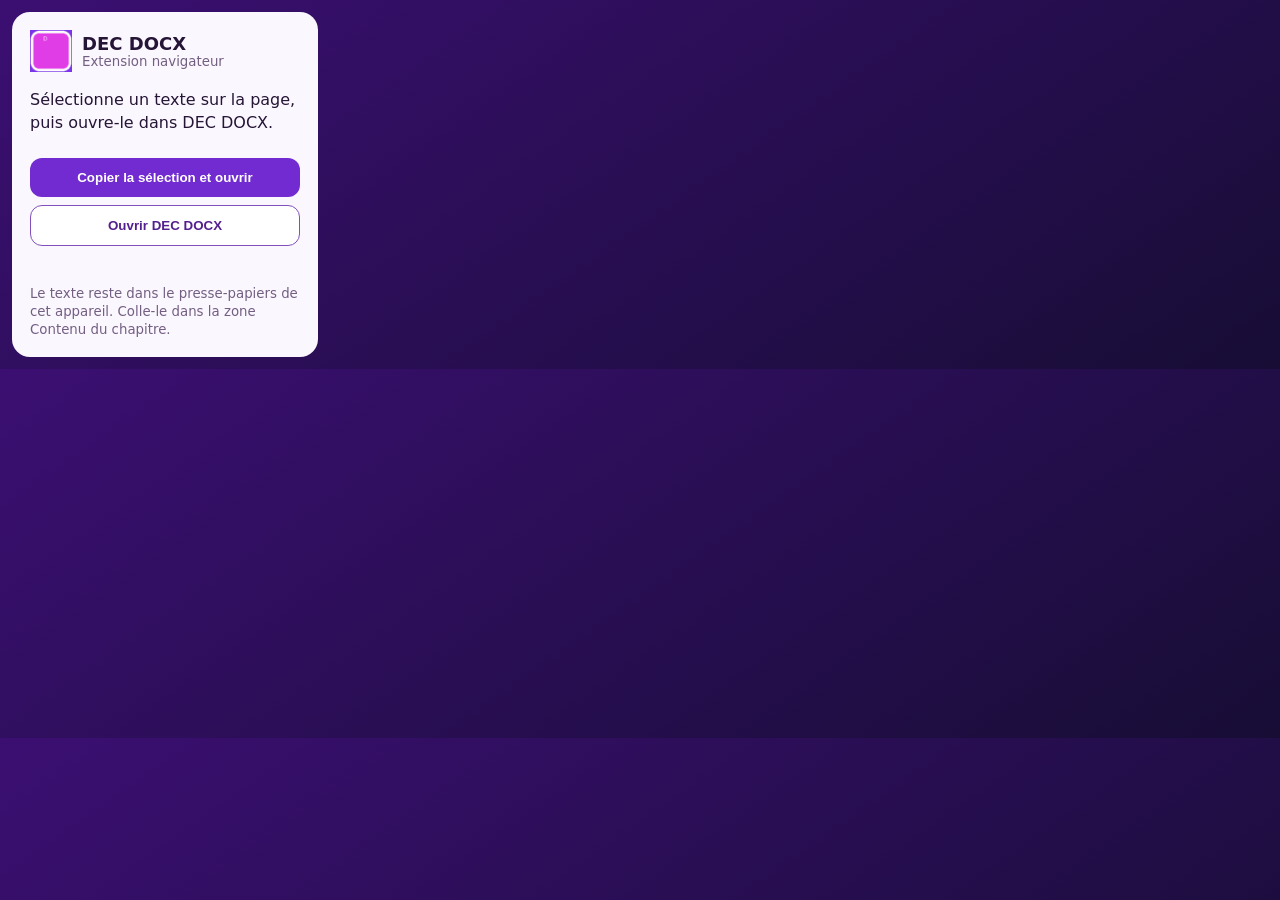
<file: browser_extension/popup.html>
<!doctype html>
<html lang="fr">
  <head>
    <meta charset="utf-8" />
    <meta name="viewport" content="width=device-width,initial-scale=1" />
    <title>DEC DOCX</title>
    <link rel="stylesheet" href="popup.css" />
  </head>
  <body>
    <main>
      <header><img src="assets/icon-48.png" alt="" /><div><strong>DEC DOCX</strong><small>Extension navigateur</small></div></header>
      <p>Sélectionne un texte sur la page, puis ouvre-le dans DEC DOCX.</p>
      <button id="selection">Copier la sélection et ouvrir</button>
      <button id="open" class="secondary">Ouvrir DEC DOCX</button>
      <p id="status" role="status"></p>
      <small>Le texte reste dans le presse-papiers de cet appareil. Colle-le dans la zone Contenu du chapitre.</small>
    </main>
    <script src="popup.js"></script>
  </body>
</html>
</file>
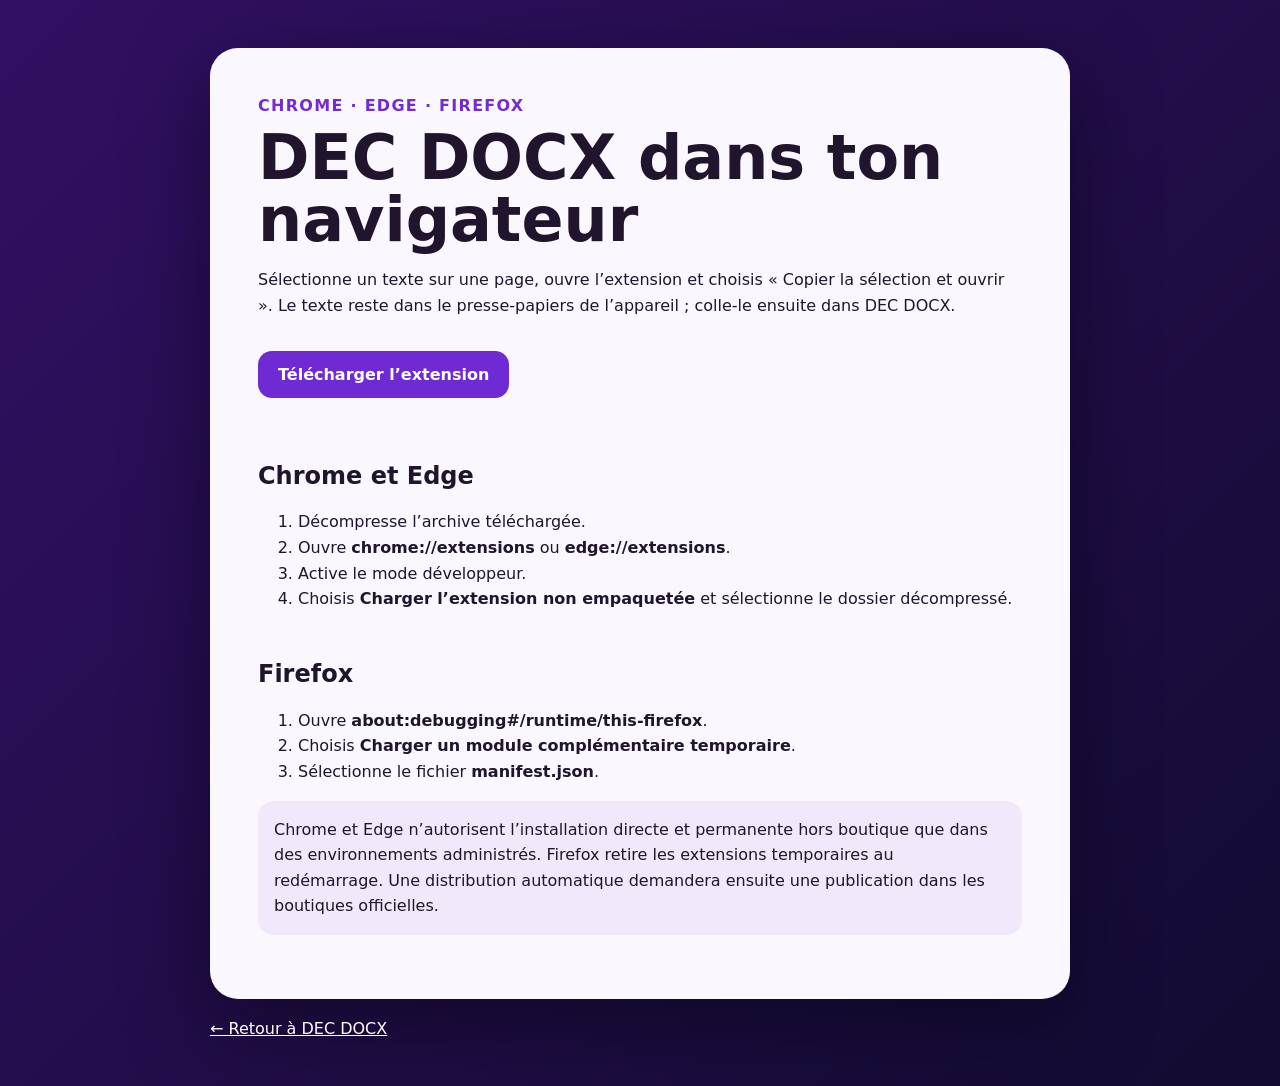
<file: public/navigateurs.html>
<!doctype html>
<html lang="fr">
<head>
  <meta charset="utf-8">
  <meta name="viewport" content="width=device-width,initial-scale=1">
  <title>DEC DOCX dans les navigateurs</title>
  <style>body{margin:0;background:linear-gradient(135deg,#321064,#130b31);color:#20152c;font:16px Inter,system-ui,sans-serif}.shell{max-width:860px;margin:auto;padding:48px 20px}.card{background:#fbf7ff;border-radius:28px;padding:clamp(24px,5vw,48px);box-shadow:0 24px 80px #08031588}h1{font-size:clamp(34px,6vw,62px);line-height:1;margin:.2em 0}h2{margin-top:2em}p,li{line-height:1.6}.badge{color:#742bd2;font-weight:800;letter-spacing:.08em}.button{display:inline-block;background:#6f2bd3;color:white;text-decoration:none;padding:14px 20px;border-radius:14px;font-weight:800;margin:16px 0}.note{background:#f1e8fb;border-radius:16px;padding:16px}.back{color:#fff;display:inline-block;margin-top:20px}</style>
</head>
<body>
  <main class="shell">
    <section class="card">
      <span class="badge">CHROME · EDGE · FIREFOX</span>
      <h1>DEC DOCX dans ton navigateur</h1>
      <p>Sélectionne un texte sur une page, ouvre l’extension et choisis « Copier la sélection et ouvrir ». Le texte reste dans le presse-papiers de l’appareil ; colle-le ensuite dans DEC DOCX.</p>
      <a class="button" href="https://github.com/nikaisedoua-source/dec-docx/releases/download/v1.9.21-preview/DEC-DOCX-Browser-Extension.zip">Télécharger l’extension</a>
      <h2>Chrome et Edge</h2>
      <ol>
        <li>Décompresse l’archive téléchargée.</li>
        <li>Ouvre <strong>chrome://extensions</strong> ou <strong>edge://extensions</strong>.</li>
        <li>Active le mode développeur.</li>
        <li>Choisis <strong>Charger l’extension non empaquetée</strong> et sélectionne le dossier décompressé.</li>
      </ol>
      <h2>Firefox</h2>
      <ol>
        <li>Ouvre <strong>about:debugging#/runtime/this-firefox</strong>.</li>
        <li>Choisis <strong>Charger un module complémentaire temporaire</strong>.</li>
        <li>Sélectionne le fichier <strong>manifest.json</strong>.</li>
      </ol>
      <p class="note">Chrome et Edge n’autorisent l’installation directe et permanente hors boutique que dans des environnements administrés. Firefox retire les extensions temporaires au redémarrage. Une distribution automatique demandera ensuite une publication dans les boutiques officielles.</p>
    </section>
    <a class="back" href="./">← Retour à DEC DOCX</a>
  </main>
</body>
</html>
</file>
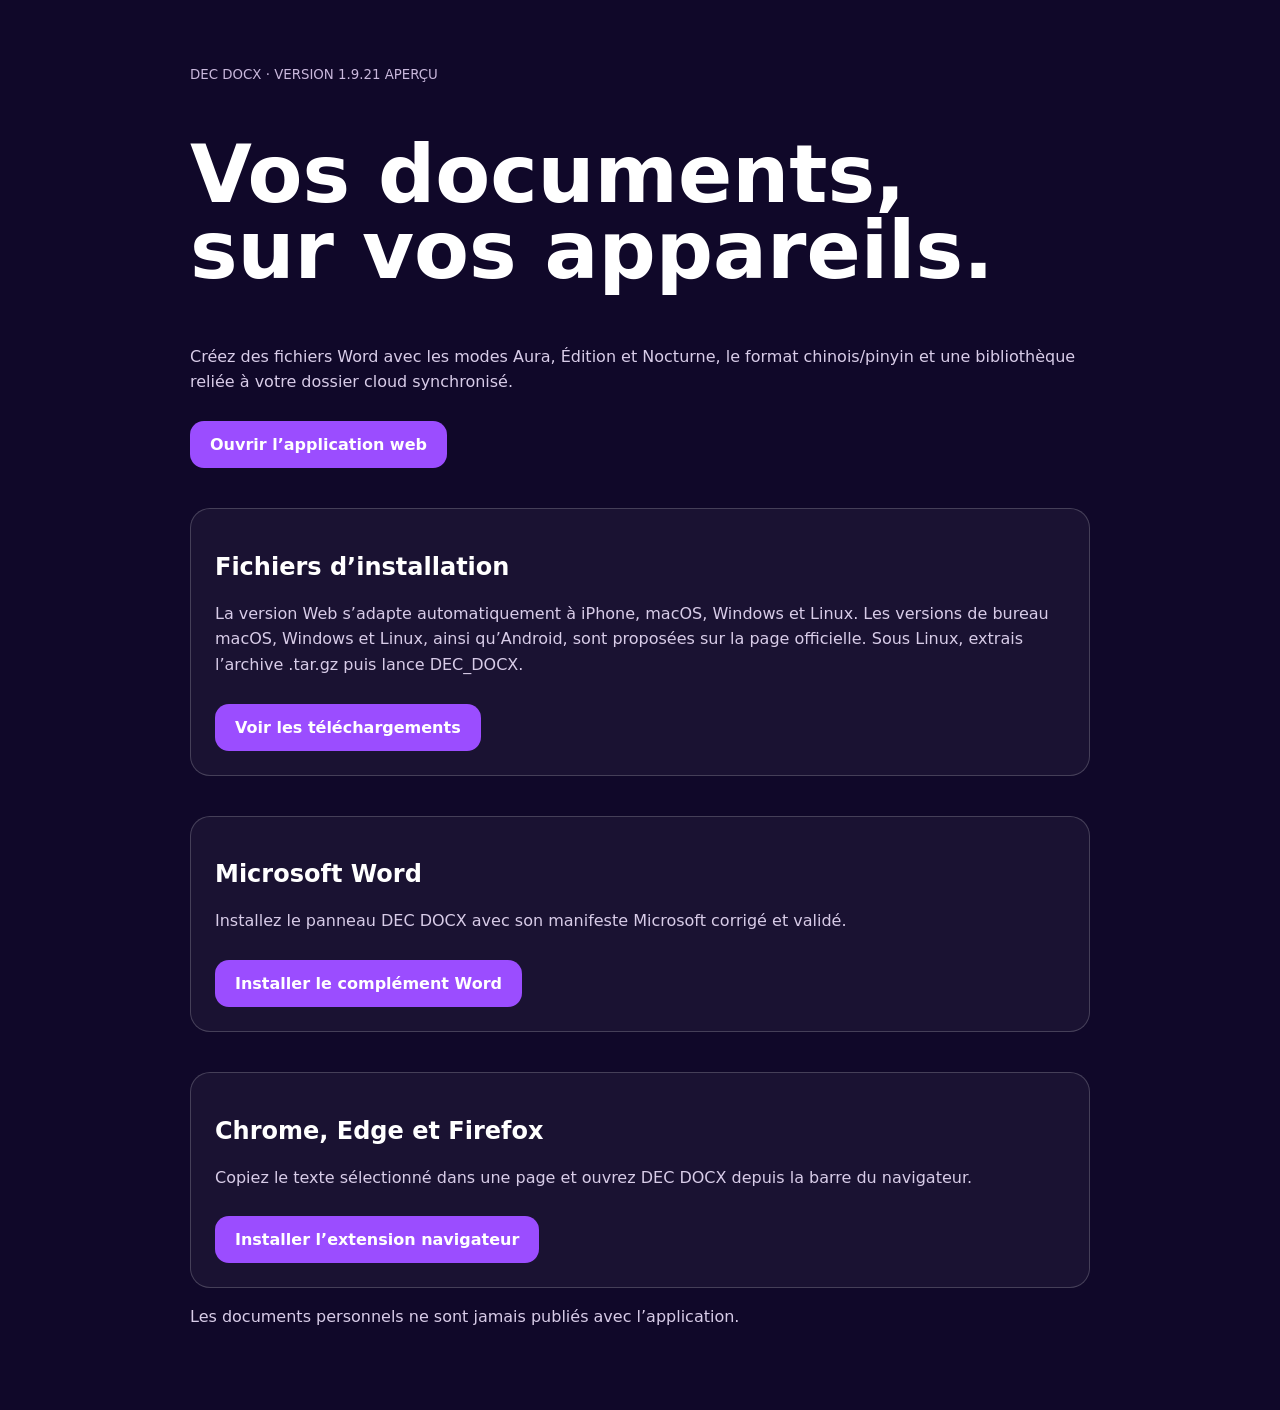
<file: public/telechargements.html>
<!doctype html>
<html lang="fr">
<head>
  <meta charset="utf-8">
  <meta name="viewport" content="width=device-width,initial-scale=1">
  <title>Télécharger DEC DOCX</title>
  <style>body{margin:0;background:#100829;color:#fff;font:16px Inter,system-ui,sans-serif}main{max-width:900px;margin:auto;padding:64px 24px}h1{font-size:clamp(42px,8vw,80px);line-height:.96}section{margin-top:40px;padding:24px;border:1px solid #ffffff30;border-radius:20px;background:#ffffff0b}.cta{display:inline-block;margin:10px 8px 0 0;padding:14px 20px;border-radius:14px;background:#9b4dff;color:white;text-decoration:none;font-weight:800}p{line-height:1.6;color:#d8cce8}small{color:#c9b8dc}</style>
</head>
<body>
  <main>
    <small>DEC DOCX · VERSION 1.9.21 APERÇU</small>
    <h1>Vos documents,<br>sur vos appareils.</h1>
    <p>Créez des fichiers Word avec les modes Aura, Édition et Nocturne, le format chinois/pinyin et une bibliothèque reliée à votre dossier cloud synchronisé.</p>
    <a class="cta" href="./">Ouvrir l’application web</a>
    <section>
      <h2>Fichiers d’installation</h2>
      <p>La version Web s’adapte automatiquement à iPhone, macOS, Windows et Linux. Les versions de bureau macOS, Windows et Linux, ainsi qu’Android, sont proposées sur la page officielle. Sous Linux, extrais l’archive .tar.gz puis lance DEC_DOCX.</p>
      <a class="cta" href="https://github.com/nikaisedoua-source/dec-docx/releases/tag/v1.9.21-preview">Voir les téléchargements</a>
    </section>
    <section>
      <h2>Microsoft Word</h2>
      <p>Installez le panneau DEC DOCX avec son manifeste Microsoft corrigé et validé.</p>
      <a class="cta" href="word.html">Installer le complément Word</a>
    </section>
    <section>
      <h2>Chrome, Edge et Firefox</h2>
      <p>Copiez le texte sélectionné dans une page et ouvrez DEC DOCX depuis la barre du navigateur.</p>
      <a class="cta" href="navigateurs.html">Installer l’extension navigateur</a>
    </section>
    <p>Les documents personnels ne sont jamais publiés avec l’application.</p>
  </main>
</body>
</html>
</file>
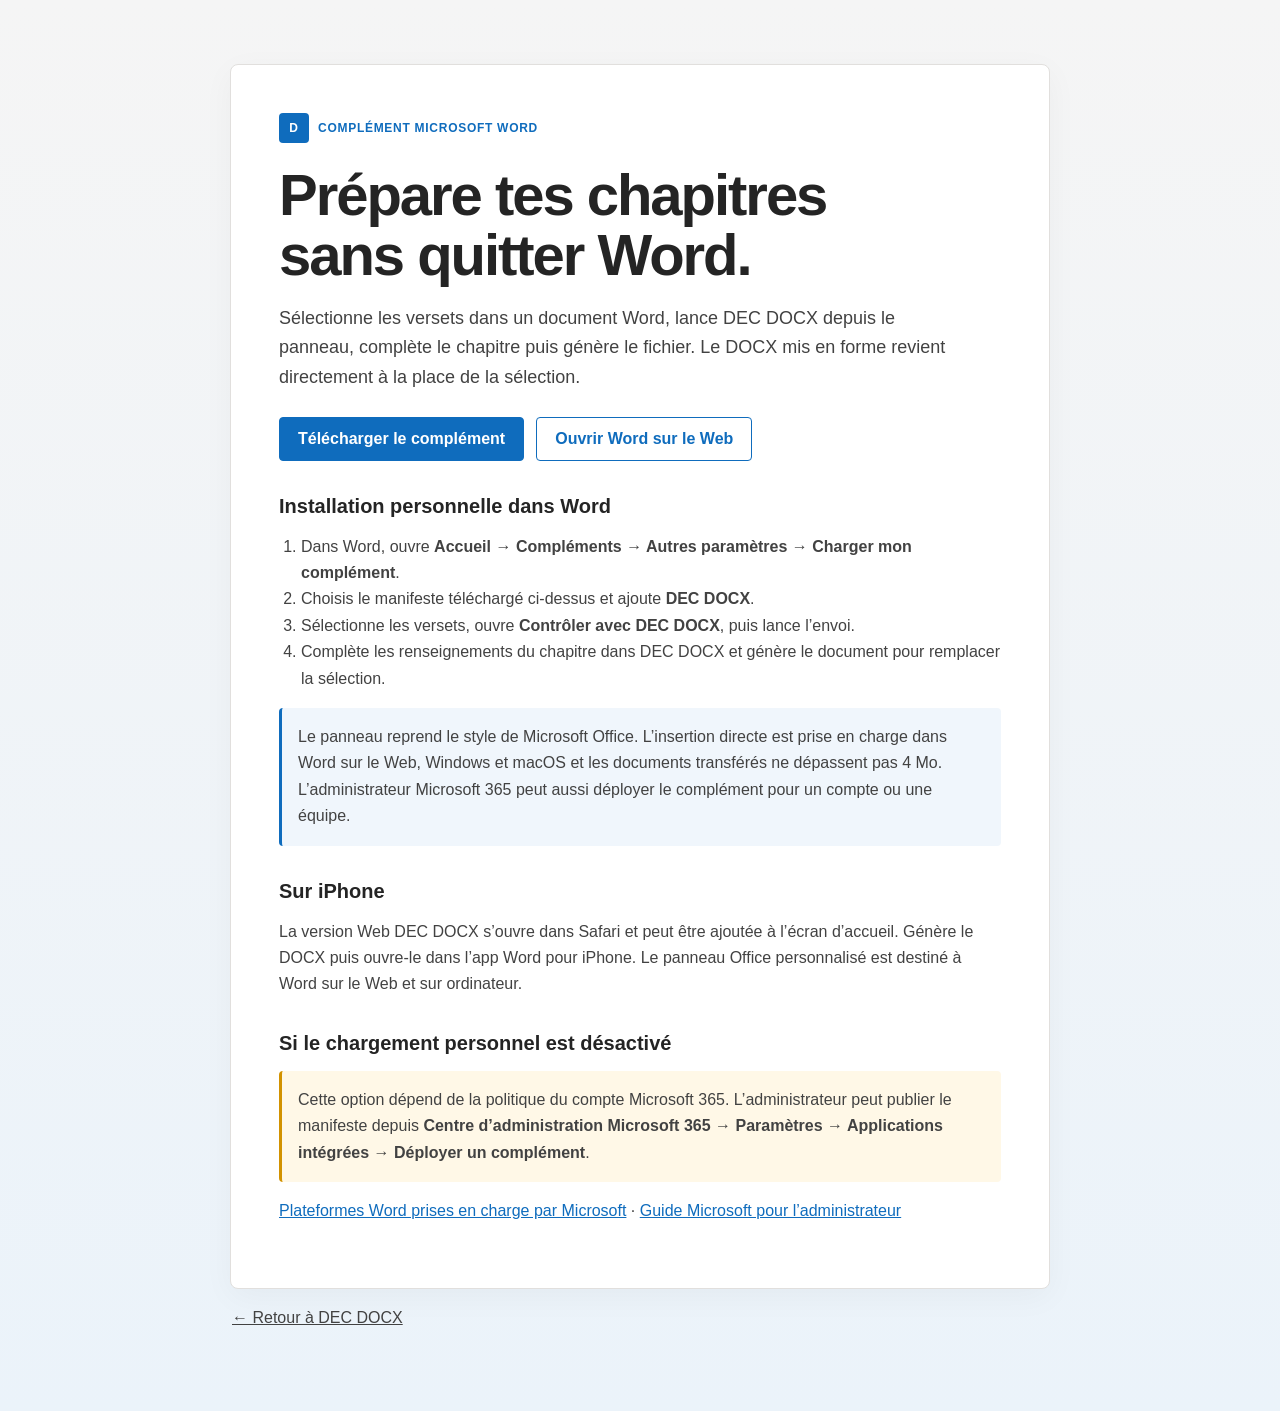
<file: public/word.html>
<!doctype html>
<html lang="fr">
<head>
  <meta charset="utf-8">
  <meta name="viewport" content="width=device-width,initial-scale=1">
  <meta name="theme-color" content="#f5f5f5">
  <title>DEC DOCX dans Microsoft Word</title>
  <style>
    :root{font-family:"Segoe UI",-apple-system,BlinkMacSystemFont,sans-serif;color:#242424;background:#f5f5f5}
    *{box-sizing:border-box}
    body{margin:0;background:linear-gradient(180deg,#f5f5f5,#ebf3fa);min-height:100vh}
    main{max-width:860px;margin:auto;padding:clamp(24px,6vw,64px) 20px}
    .surface{background:#fff;border:1px solid #e1dfdd;border-radius:8px;padding:clamp(22px,5vw,48px);box-shadow:0 8px 32px #0000000a}
    .eyebrow{display:flex;align-items:center;gap:9px;color:#0f6cbd;font-size:12px;font-weight:700;letter-spacing:.06em;text-transform:uppercase}
    .mark{display:grid;place-items:center;width:30px;height:30px;border-radius:4px;background:#0f6cbd;color:#fff;font-weight:700}
    h1{max-width:680px;margin:22px 0 12px;font-size:clamp(34px,7vw,58px);line-height:1.04;font-weight:600;letter-spacing:-.035em}
    h2{margin:34px 0 10px;font-size:20px;font-weight:600}
    p,li{color:#424242;line-height:1.65}
    .lead{max-width:680px;font-size:18px}
    .actions{display:flex;gap:12px;flex-wrap:wrap;margin:24px 0}
    .button{display:inline-flex;align-items:center;justify-content:center;min-height:44px;padding:0 18px;border:1px solid #0f6cbd;border-radius:4px;background:#0f6cbd;color:#fff;text-decoration:none;font-weight:600}
    .button:hover{background:#115ea3}
    .secondary{background:#fff;color:#0f6cbd}
    .secondary:hover{background:#f3f9fd}
    .steps{padding-left:22px}
    .note,.warning{padding:16px;border-radius:4px}
    .note{background:#f0f6fc;border-left:3px solid #0f6cbd}
    .warning{background:#fff8e7;border-left:3px solid #d29200}
    a{color:#0f6cbd}
    .back{display:inline-block;margin:20px 2px;color:#424242}
    @media(prefers-color-scheme:dark){:root{color:#f5f5f5;background:#292929}body{background:linear-gradient(180deg,#292929,#202a34)}.surface{background:#292929;border-color:#454545}.surface p,.surface li,.back{color:#d6d6d6}.secondary{background:#292929}.secondary:hover{background:#343434}.note{background:#172b3d}.warning{background:#332b1d}}
  </style>
</head>
<body>
  <main>
    <section class="surface">
      <div class="eyebrow"><span class="mark">D</span>Complément Microsoft Word</div>
      <h1>Prépare tes chapitres sans quitter Word.</h1>
      <p class="lead">Sélectionne les versets dans un document Word, lance DEC DOCX depuis le panneau, complète le chapitre puis génère le fichier. Le DOCX mis en forme revient directement à la place de la sélection.</p>
      <div class="actions">
        <a class="button" href="word-addin/manifest.xml" download>Télécharger le complément</a>
        <a class="button secondary" href="https://www.office.com/launch/word">Ouvrir Word sur le Web</a>
      </div>
      <h2>Installation personnelle dans Word</h2>
      <ol class="steps">
        <li>Dans Word, ouvre <strong>Accueil → Compléments → Autres paramètres → Charger mon complément</strong>.</li>
        <li>Choisis le manifeste téléchargé ci-dessus et ajoute <strong>DEC DOCX</strong>.</li>
        <li>Sélectionne les versets, ouvre <strong>Contrôler avec DEC DOCX</strong>, puis lance l’envoi.</li>
        <li>Complète les renseignements du chapitre dans DEC DOCX et génère le document pour remplacer la sélection.</li>
      </ol>
      <p class="note">Le panneau reprend le style de Microsoft Office. L’insertion directe est prise en charge dans Word sur le Web, Windows et macOS et les documents transférés ne dépassent pas 4 Mo. L’administrateur Microsoft 365 peut aussi déployer le complément pour un compte ou une équipe.</p>
      <h2>Sur iPhone</h2>
      <p>La version Web DEC DOCX s’ouvre dans Safari et peut être ajoutée à l’écran d’accueil. Génère le DOCX puis ouvre-le dans l’app Word pour iPhone. Le panneau Office personnalisé est destiné à Word sur le Web et sur ordinateur.</p>
      <h2>Si le chargement personnel est désactivé</h2>
      <p class="warning">Cette option dépend de la politique du compte Microsoft 365. L’administrateur peut publier le manifeste depuis <strong>Centre d’administration Microsoft 365 → Paramètres → Applications intégrées → Déployer un complément</strong>.</p>
      <p><a href="https://learn.microsoft.com/en-us/office/dev/add-ins/develop/specify-office-hosts-and-api-requirements">Plateformes Word prises en charge par Microsoft</a> · <a href="https://learn.microsoft.com/en-us/microsoft-365/admin/manage/manage-deployment-of-add-ins?view=o365-worldwide">Guide Microsoft pour l’administrateur</a></p>
    </section>
    <a class="back" href="./">← Retour à DEC DOCX</a>
  </main>
</body>
</html>
</file>
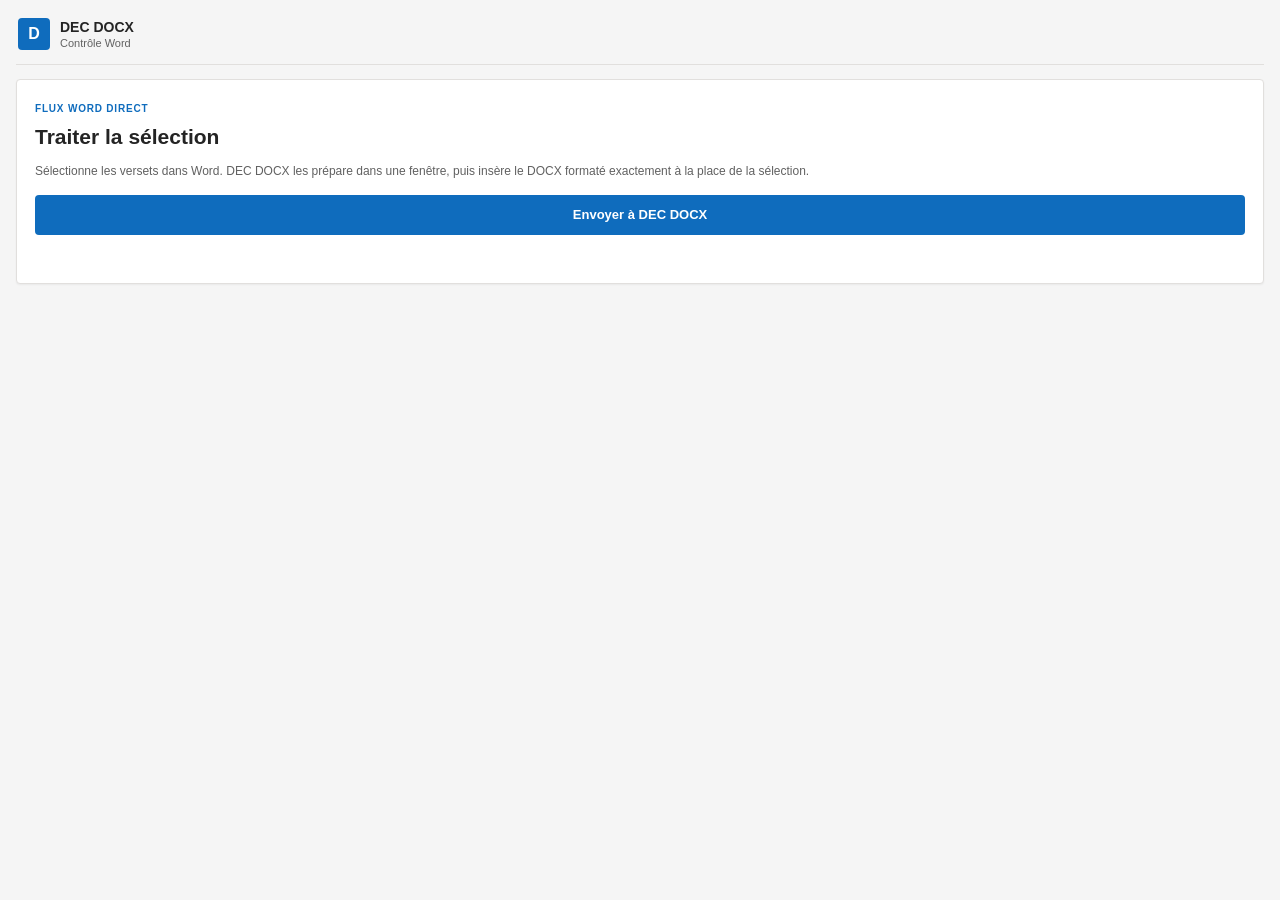
<file: word_addin/taskpane.html>
<!doctype html>
<html lang="fr">
  <head>
    <meta charset="utf-8" />
    <meta name="viewport" content="width=device-width, initial-scale=1" />
    <title>DEC DOCX</title>
    <link rel="stylesheet" href="taskpane.css" />
    <script src="https://appsforoffice.microsoft.com/lib/1/hosted/office.js"></script>
  </head>
  <body>
    <main class="shell">
      <header class="brand"><span class="mark">D</span><div><strong>DEC DOCX</strong><small>Contrôle Word</small></div></header>
      <section class="card">
        <span class="eyebrow">FLUX WORD DIRECT</span>
        <h1>Traiter la sélection</h1>
        <p class="muted">Sélectionne les versets dans Word. DEC DOCX les prépare dans une fenêtre, puis insère le DOCX formaté exactement à la place de la sélection.</p>
        <div class="actions">
          <button id="open-app" class="primary">Envoyer à DEC DOCX</button>
        </div>
        <p id="status" class="status" role="status" aria-live="polite"></p>
      </section>
    </main>
    <script src="taskpane.js"></script>
  </body>
</html>
</file>
<file: browser_extension/popup.css>
:root{font-family:Inter,system-ui,sans-serif;color:#251536}body{margin:0;width:330px;background:linear-gradient(145deg,#3b0f72,#170d35);padding:12px;box-sizing:border-box}main{background:#fbf7ff;border-radius:18px;padding:18px}header{display:flex;align-items:center;gap:10px}header img{width:42px;height:42px}header div{display:flex;flex-direction:column}header strong{font-size:18px}header small{color:#735f82}p{line-height:1.45}button{width:100%;border:0;border-radius:12px;padding:12px;margin-top:8px;background:#722bd0;color:#fff;font-weight:800;cursor:pointer}.secondary{background:#fff;color:#54208f;border:1px solid #8250bb}#status{min-height:20px;color:#6d248e;font-size:13px;margin-bottom:6px}main>small{display:block;color:#735f82;line-height:1.35}
</file>
<file: word_addin/taskpane.css>
:root {
  color-scheme: light dark;
  font-family: "Segoe UI", -apple-system, BlinkMacSystemFont, sans-serif;
  color: #242424;
  background: #f5f5f5;
  --surface: #ffffff;
  --text: #242424;
  --muted: #616161;
  --line: #e1dfdd;
  --accent: #0f6cbd;
  --accent-hover: #115ea3;
  --status: #107c10;
}
* { box-sizing: border-box; }
body { margin: 0; min-width: 280px; background: #f5f5f5; }
.shell { padding: 16px; }
.brand {
  display: flex;
  align-items: center;
  gap: 10px;
  padding: 2px 2px 14px;
  margin-bottom: 14px;
  border-bottom: 1px solid var(--line);
}
.mark {
  display: grid;
  place-items: center;
  width: 32px;
  height: 32px;
  border-radius: 4px;
  color: #fff;
  background: var(--accent);
  font-weight: 700;
}
.brand strong, .brand small { display: block; }
.brand strong { font-size: 14px; }
.brand small { color: var(--muted); margin-top: 2px; font-size: 11px; }
.card {
  padding: 18px;
  border: 1px solid var(--line);
  border-radius: 4px;
  background: var(--surface);
  box-shadow: 0 1px 2px #0000000d;
}
.eyebrow { color: var(--accent); font-size: 10px; font-weight: 700; letter-spacing: .08em; }
h1 { margin: 8px 0 6px; font-size: 21px; line-height: 1.25; font-weight: 600; }
.muted { color: var(--muted); font-size: 12px; line-height: 1.55; }
.actions { display: grid; grid-template-columns: 1fr; gap: 8px; margin-top: 14px; }
button {
  min-height: 40px;
  border: 0;
  border-radius: 4px;
  cursor: pointer;
  font: inherit;
  font-size: 13px;
  font-weight: 600;
}
button:focus-visible { outline: 2px solid var(--accent); outline-offset: 2px; }
button:disabled { cursor: wait; opacity: .65; }
.primary { color: white; background: var(--accent); }
.primary:hover:not(:disabled) { background: var(--accent-hover); }
.status { min-height: 18px; margin: 12px 0 0; color: var(--status); font-size: 12px; line-height: 1.5; }
@media (prefers-color-scheme: dark) {
  :root {
    color: #f5f5f5;
    background: #292929;
    --surface: #292929;
    --text: #f5f5f5;
    --muted: #c8c8c8;
    --line: #454545;
    --accent: #479ef5;
    --accent-hover: #62abf5;
    --status: #6ccb5f;
  }
  body { background: #292929; }
}
</file>
